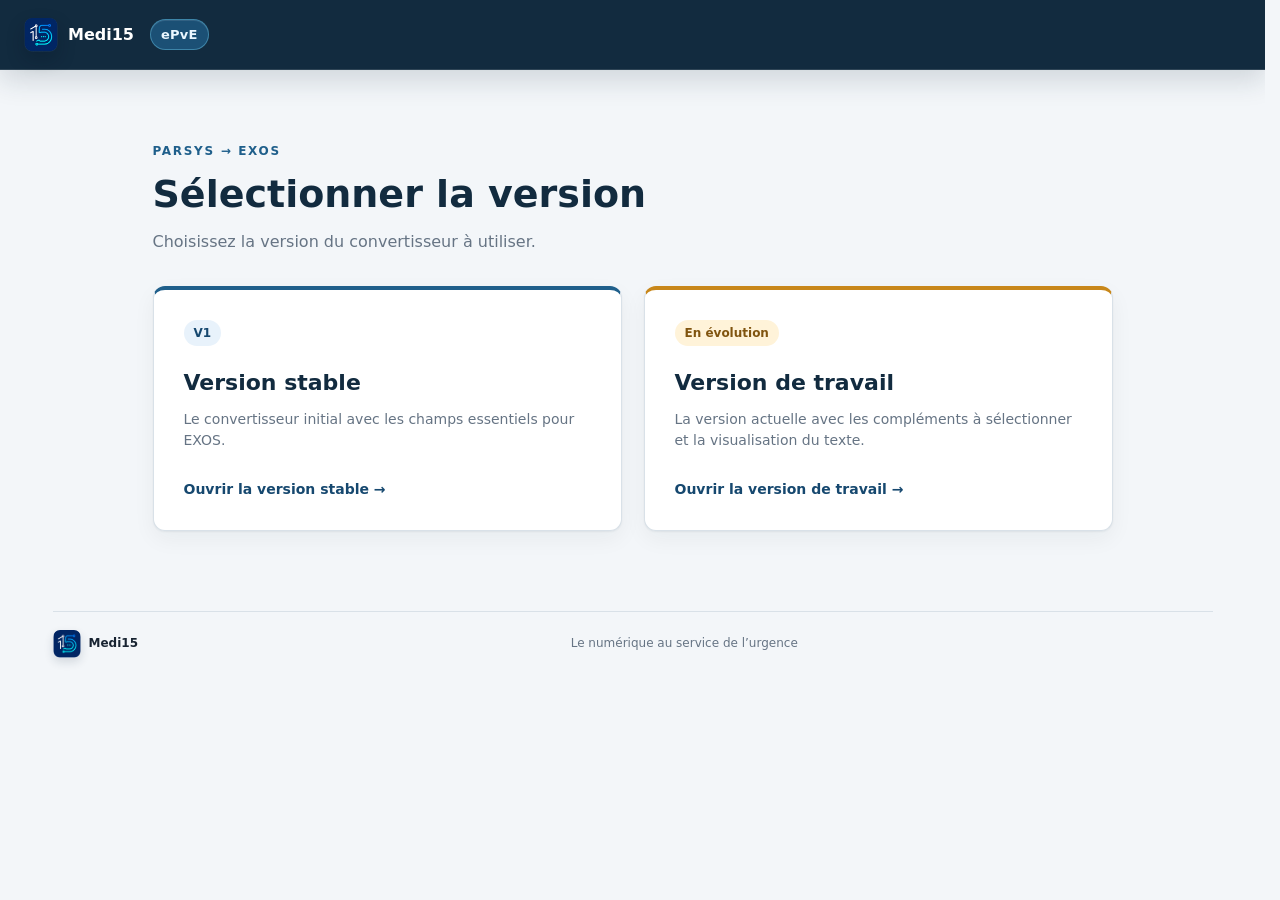
<file: index.html>
<!doctype html>
<html lang="fr">
<head>
  <meta charset="utf-8">
  <meta name="viewport" content="width=device-width, initial-scale=1">
  <title>ePvE · Sélectionner la version</title>
  <link rel="icon" href="./ui/medi15-logo.png">
  <link rel="stylesheet" href="./ui/medi15.css">
  <link rel="stylesheet" href="./static/versions.css?v=versions-20">
</head>
<body>
<header class="medi15-topbar"><div class="medi15-brand"><img class="medi15-brand-logo" src="./ui/medi15-logo.png" alt=""><span>Medi15</span></div><span class="medi15-app-name">ePvE</span></header>
<main>
  <p class="eyebrow">PARSYS → EXOS</p>
  <h1>Sélectionner la version</h1>
  <p class="intro">Choisissez la version du convertisseur à utiliser.</p>
  <div class="version-grid">
    <a class="version-card stable" href="./stable/">
      <span class="badge">V1</span>
      <h2>Version stable</h2>
      <p>Le convertisseur initial avec les champs essentiels pour EXOS.</p>
      <span class="open">Ouvrir la version stable →</span>
    </a>
    <a class="version-card work" href="./travail/">
      <span class="badge">En évolution</span>
      <h2>Version de travail</h2>
      <p>La version actuelle avec les compléments à sélectionner et la visualisation du texte.</p>
      <span class="open">Ouvrir la version de travail →</span>
    </a>
  </div>
</main>
<footer class="medi15-footer"><div class="medi15-footer-brand"><img class="medi15-footer-logo" src="./ui/medi15-logo.png" alt=""><span>Medi15</span></div><div class="medi15-footer-copy">Le numérique au service de l’urgence</div></footer>
</body>
</html>
</file>
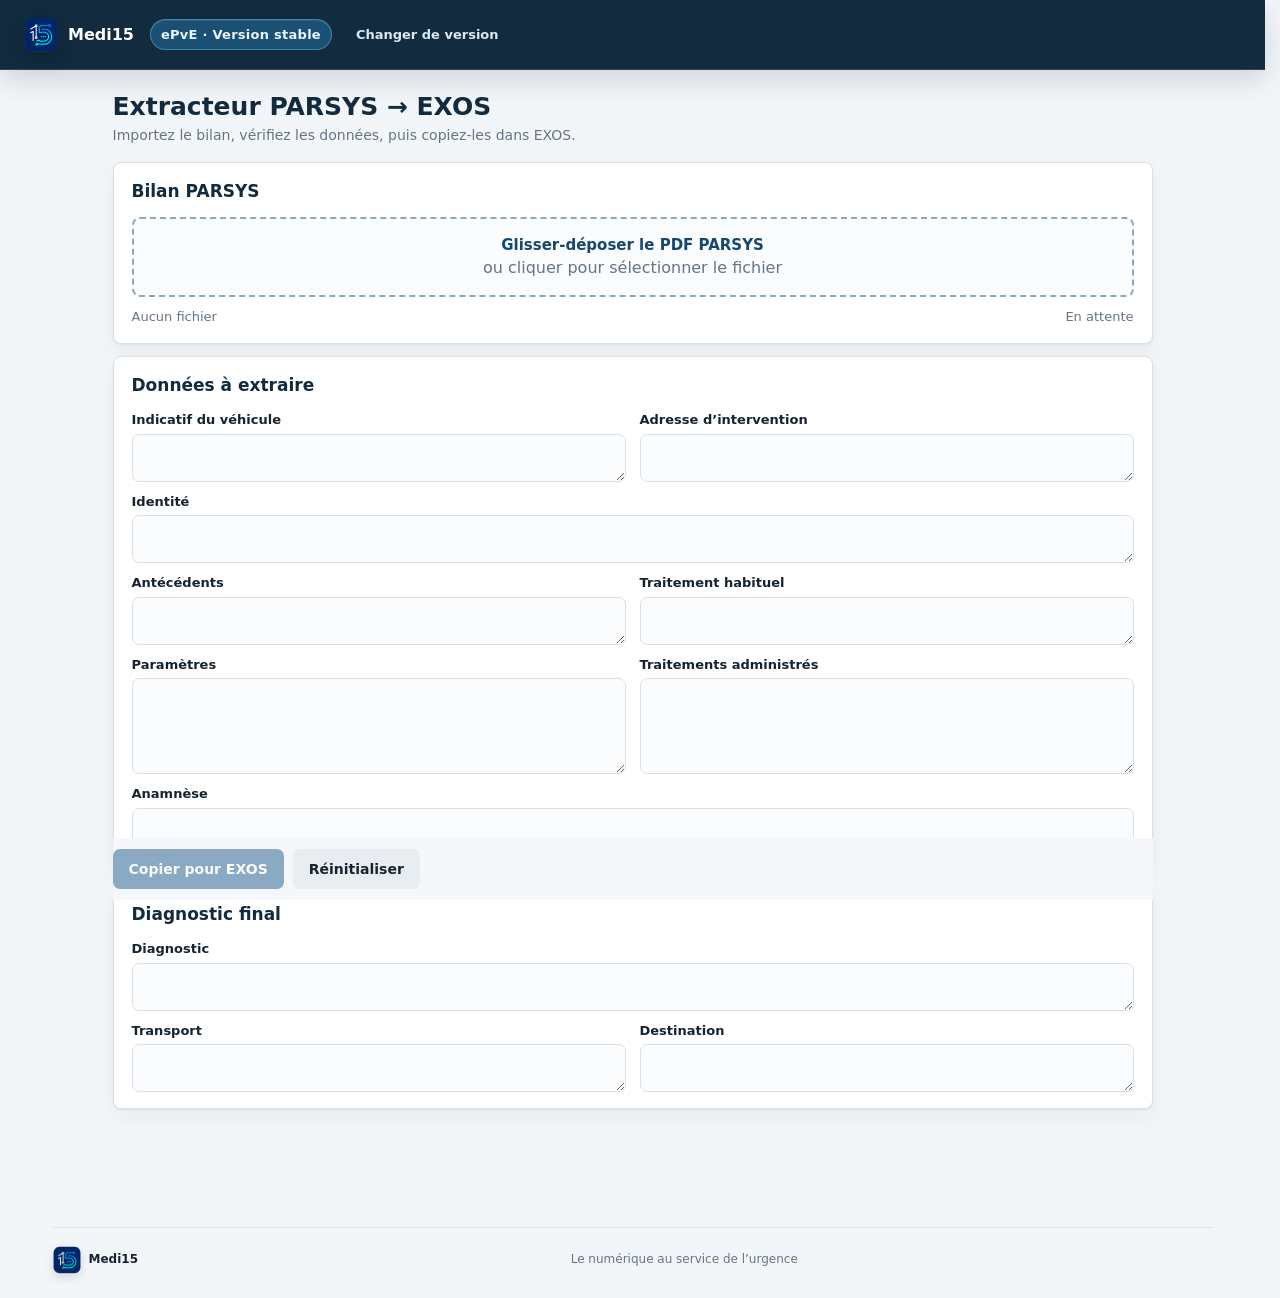
<file: stable/index.html>
<!doctype html>
<html lang="fr">
<head>
  <meta charset="utf-8">
  <meta name="viewport" content="width=device-width, initial-scale=1">
  <title>ePvE · Version stable</title>
  <link rel="icon" type="image/png" href="../ui/medi15-logo.png">
  <link rel="stylesheet" href="../ui/medi15.css">
  <link rel="stylesheet" href="./static/app.css?v=time-travel-9">
  <script src="./static/converter.js?v=siren-10" defer></script>
</head>
<body>
<header class="medi15-topbar"><div class="medi15-brand"><img class="medi15-brand-logo" src="../ui/medi15-logo.png" alt=""><span>Medi15</span></div><span class="medi15-app-name">ePvE · Version stable</span><nav class="medi15-nav"><a href="../">Changer de version</a></nav></header>
<main>
<header>
  <h1>Extracteur PARSYS → EXOS</h1>
  <p>Importez le bilan, vérifiez les données, puis copiez-les dans EXOS.</p>
</header>

<section class="card">
  <h2>Bilan PARSYS</h2>
  <div id="dropzone" class="dropzone" tabindex="0" role="button" aria-label="Sélectionner un PDF PARSYS">
    <strong>Glisser-déposer le PDF PARSYS</strong>
    ou cliquer pour sélectionner le fichier
    <input id="fileInput" type="file" accept="application/pdf,.pdf" hidden>
  </div>
  <div class="import-status"><span id="fileName">Aucun fichier</span><span id="status" role="status" aria-live="polite">En attente</span></div>
  <span id="pageCount" hidden></span>
  <div id="progressPanel" class="progress-panel is-idle">
    <div class="progress-meta"><span>Progression de l’analyse</span><strong id="progressPercent">0 %</strong></div>
    <div id="progressTrack" class="progress-track" role="progressbar" aria-label="Progression de l’analyse" aria-valuemin="0" aria-valuemax="100" aria-valuenow="0">
      <div id="progressBar" class="progress-fill"></div>
      <button type="button" id="progressHandle" class="progress-arrow" aria-label="Marqueur de progression">➜</button>
      <div id="timeTravel" class="time-travel" aria-hidden="true">
        <div class="time-travel-vehicle">
          <svg viewBox="0 0 120 50" focusable="false">
            <path class="time-car-body" d="M6 29h13l13-15h50l18 15h12v11H6z"/>
            <path class="time-car-window" d="M35 17h21v12H25zm25 0h19l15 12H60z"/>
            <path class="time-car-detail" d="M10 34h98M57 18v17"/>
            <circle class="time-car-wheel" cx="31" cy="40" r="7"/>
            <circle class="time-car-wheel" cx="88" cy="40" r="7"/>
            <circle class="time-car-hub" cx="31" cy="40" r="2"/>
            <circle class="time-car-hub" cx="88" cy="40" r="2"/>
            <path class="time-car-light" d="M107 29h6v5h-6"/>
          </svg>
        </div>
      </div>
    </div>
  </div>
</section>

<section id="alertBox" class="card alerts">
  <h2>Points à vérifier</h2>
  <div id="alertsList"></div>
</section>

<section class="card">
  <h2>Données à extraire</h2>
  <div class="grid">
    <div class="field"><label for="f-vehicle">Indicatif du véhicule</label><textarea rows="1" id="f-vehicle"></textarea></div>
    <div class="field"><label for="f-address">Adresse d’intervention</label><textarea rows="1" id="f-address"></textarea></div>
    <div class="field full"><label for="f-identity">Identité</label><textarea rows="1" id="f-identity"></textarea></div>
    <div class="field"><label for="f-history">Antécédents</label><textarea rows="1" id="f-history"></textarea></div>
    <div class="field"><label for="f-usual">Traitement habituel</label><textarea rows="1" id="f-usual"></textarea></div>
    <div class="field"><label for="f-params">Paramètres</label><textarea rows="1" id="f-params" class="tall"></textarea></div>
    <div class="field"><label for="f-admin">Traitements administrés</label><textarea rows="1" id="f-admin" class="tall"></textarea></div>
    <div class="field full"><label for="f-anamnesis">Anamnèse</label><textarea rows="1" id="f-anamnesis"></textarea></div>
  </div>
</section>
<section class="card">
  <h2>Diagnostic final</h2>
  <div class="grid">
    <div class="field full"><label for="f-diagnosis">Diagnostic</label><textarea rows="1" id="f-diagnosis"></textarea></div>
    <div class="field"><label for="f-transport">Transport</label><textarea rows="1" id="f-transport"></textarea></div>
    <div class="field"><label for="f-destination">Destination</label><textarea rows="1" id="f-destination"></textarea></div>
  </div>
</section>
<div class="actions action-bar">
  <button class="primary" id="copyBtn" disabled>Copier pour EXOS</button>
  <button class="ghost" id="resetBtn">Réinitialiser</button>
</div>
<textarea id="resultat" aria-label="Texte pour EXOS" tabindex="-1" style="position:fixed;left:-10000px;top:0;width:1px;height:1px;min-height:0"></textarea>
</main>
<footer class="medi15-footer"><div class="medi15-footer-brand"><img class="medi15-footer-logo" src="../ui/medi15-logo.png" alt=""><span>Medi15</span></div><div class="medi15-footer-copy">Le numérique au service de l’urgence</div></footer>
</body>
</html>
</file>
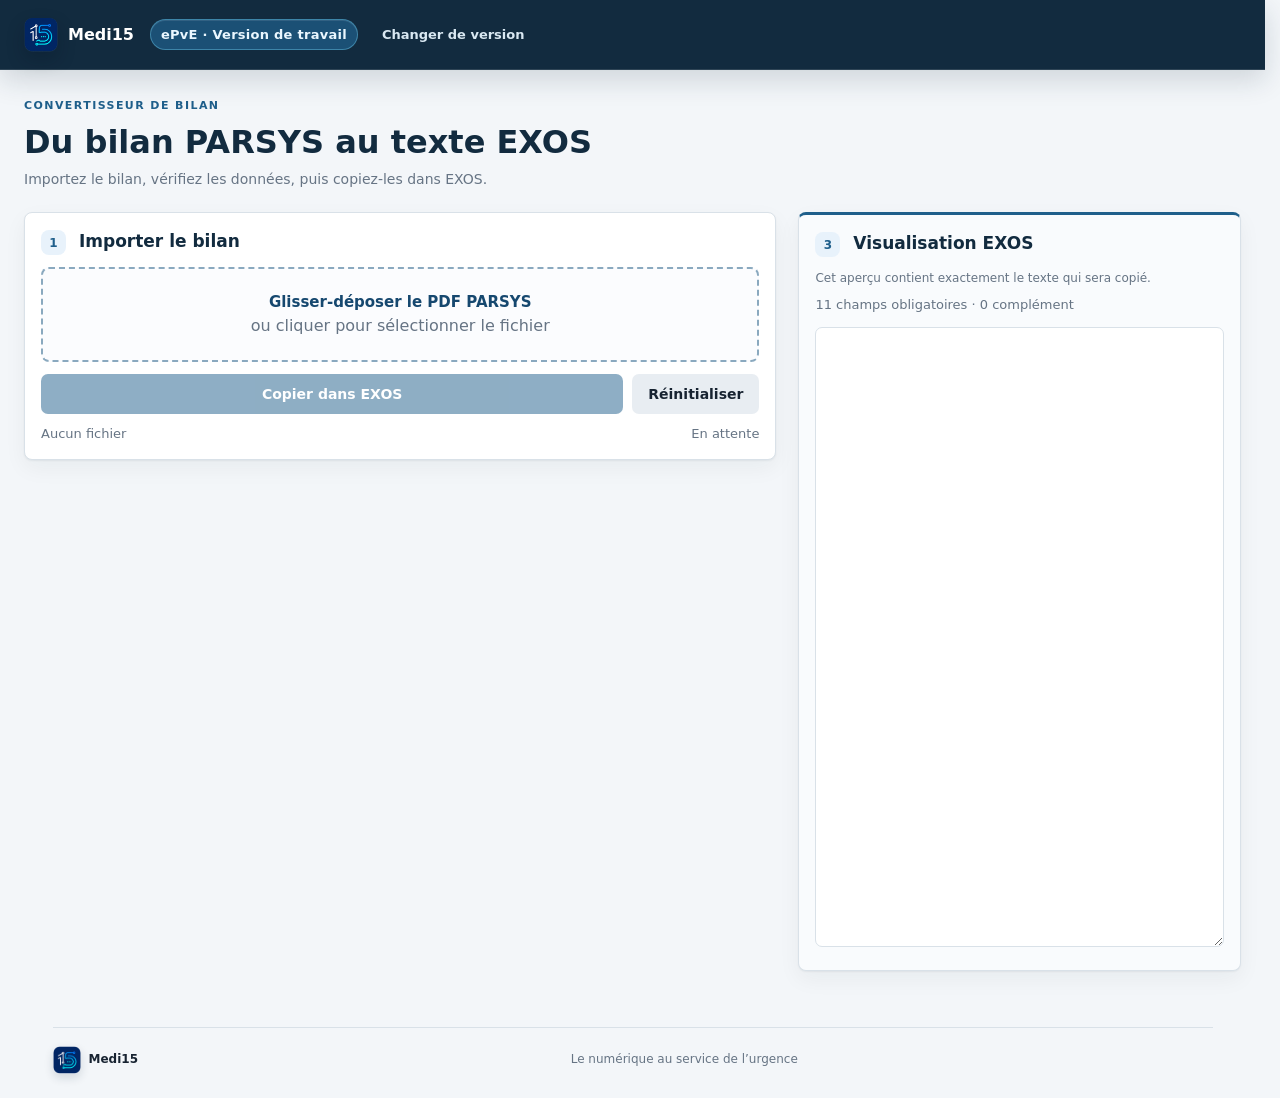
<file: travail/index.html>
<!doctype html>
<html lang="fr">
<head>
  <meta charset="utf-8">
  <meta name="viewport" content="width=device-width, initial-scale=1">
  <title>ePvE · Version de travail</title>
  <link rel="icon" type="image/png" href="../ui/medi15-logo.png">
  <link rel="stylesheet" href="../ui/medi15.css">
  <link rel="stylesheet" href="./static/app.css?v=full-19">
  <script src="./static/document-sections.js?v=full-19" defer></script>
  <script src="./static/converter.js?v=full-19" defer></script>
</head>
<body>
<header class="medi15-topbar"><div class="medi15-brand"><img class="medi15-brand-logo" src="../ui/medi15-logo.png" alt=""><span>Medi15</span></div><span class="medi15-app-name">ePvE · Version de travail</span><nav class="medi15-nav"><a href="../">Changer de version</a></nav></header>
<main>
<header>
  <div class="eyebrow">CONVERTISSEUR DE BILAN</div><h1>Du bilan PARSYS au texte EXOS</h1>
  <p>Importez le bilan, vérifiez les données, puis copiez-les dans EXOS.</p>
</header>

<div class="workspace"><div class="editor-column">
<section class="card">
  <h2><span class="step">1</span> Importer le bilan</h2>
  <div id="dropzone" class="dropzone" tabindex="0" role="button" aria-label="Sélectionner un PDF PARSYS">
    <strong>Glisser-déposer le PDF PARSYS</strong>
    ou cliquer pour sélectionner le fichier
    <input id="fileInput" type="file" accept="application/pdf,.pdf" hidden>
  </div>
  <div class="actions import-actions"><button class="primary" id="copyBtn" disabled>Copier dans EXOS</button><button class="ghost" id="resetBtn">Réinitialiser</button></div>
  <div class="import-status"><span id="fileName">Aucun fichier</span><span id="status" role="status" aria-live="polite">En attente</span></div>
  <span id="pageCount" hidden></span>
  <div id="progressPanel" class="progress-panel is-idle">
    <div class="progress-meta"><span>Progression de l’analyse</span><strong id="progressPercent">0 %</strong></div>
    <div id="progressTrack" class="progress-track" role="progressbar" aria-label="Progression de l’analyse" aria-valuemin="0" aria-valuemax="100" aria-valuenow="0">
      <div id="progressBar" class="progress-fill"></div>
      <button type="button" id="progressHandle" class="progress-arrow" aria-label="Marqueur de progression">➜</button>
      <div id="timeTravel" class="time-travel" aria-hidden="true">
        <div class="time-travel-vehicle">
          <svg viewBox="0 0 120 50" focusable="false">
            <path class="time-car-body" d="M6 29h13l13-15h50l18 15h12v11H6z"/>
            <path class="time-car-window" d="M35 17h21v12H25zm25 0h19l15 12H60z"/>
            <path class="time-car-detail" d="M10 34h98M57 18v17"/>
            <circle class="time-car-wheel" cx="31" cy="40" r="7"/>
            <circle class="time-car-wheel" cx="88" cy="40" r="7"/>
            <circle class="time-car-hub" cx="31" cy="40" r="2"/>
            <circle class="time-car-hub" cx="88" cy="40" r="2"/>
            <path class="time-car-light" d="M107 29h6v5h-6"/>
          </svg>
        </div>
      </div>
    </div>
  </div>
</section>

<section id="alertBox" class="card alerts">
  <h2>Points à vérifier</h2>
  <div id="alertsList"></div>
</section>

<section class="card" id="essentialSection" hidden><h2><span class="step">2</span> Champs obligatoires</h2><p class="selection-help">Les champs initiaux sont toujours inclus dans la copie, en lecture seule.</p><section class="mandatory-group"><h3>Identité</h3><div class="grid"><div class="field full"><label for="f-identity">Identité du patient</label><textarea rows="1" id="f-identity"></textarea></div></div></section><section class="mandatory-group"><h3>Intervention</h3><div class="grid"><div class="field"><label for="f-address">Adresse d’intervention</label><textarea rows="1" id="f-address"></textarea></div><div class="field"><label for="f-vehicle">Type de vecteur SMUR</label><textarea rows="1" id="f-vehicle"></textarea></div></div></section><section class="mandatory-group"><h3>Médical</h3><div class="grid"><div class="field"><label for="f-history">Antécédents</label><textarea rows="1" id="f-history"></textarea></div><div class="field"><label for="f-usual">Traitement habituel</label><textarea rows="1" id="f-usual"></textarea></div><div class="field full"><label for="f-anamnesis">Anamnèse</label><textarea rows="1" id="f-anamnesis"></textarea></div><div class="field"><label for="f-params">Paramètres</label><textarea rows="1" id="f-params"></textarea></div><div class="field"><label for="f-admin">Traitements administrés</label><textarea rows="1" id="f-admin"></textarea></div><div class="field full"><label for="f-diagnosis">Diagnostic</label><textarea rows="1" id="f-diagnosis"></textarea></div></div></section><section class="mandatory-group"><h3>Transport et orientation</h3><div class="grid"><div class="field"><label for="f-transport">Transport</label><textarea rows="1" id="f-transport"></textarea></div><div class="field"><label for="f-destination">Destination</label><textarea rows="1" id="f-destination"></textarea></div></div></section></section>
<section id="documentSection" class="card" hidden>
  <h2><span class="step">2</span> Éléments complémentaires</h2>
  <p class="selection-help">Cochez uniquement les informations à ajouter aux champs obligatoires. Le contenu s’affiche après sélection.</p>
  <div class="actions selection-actions"><button type="button" class="ghost" id="selectAll">Ajouter tous les compléments</button><button type="button" class="ghost" id="selectNone">Retirer les compléments</button></div>
  <div id="documentCategories"></div>
</section>
</div><aside class="preview-column"><section class="card preview-card"><h2><span class="step">3</span> Visualisation EXOS</h2><p class="selection-help">Cet aperçu contient exactement le texte qui sera copié.</p>
<p id="selectionCount" role="status"></p><textarea id="resultat" aria-label="Texte pour EXOS" readonly></textarea>
</section></aside></div>

</main>
<footer class="medi15-footer"><div class="medi15-footer-brand"><img class="medi15-footer-logo" src="../ui/medi15-logo.png" alt=""><span>Medi15</span></div><div class="medi15-footer-copy">Le numérique au service de l’urgence</div></footer>
</body>
</html>
</file>
<file: ui/medi15.css>
:root {
  color-scheme: light;
  --medi15-ink: #172331;
  --medi15-muted: #667484;
  --medi15-line: #d9e1e8;
  --medi15-surface: #ffffff;
  --medi15-surface-raised: #fbfcfe;
  --medi15-soft: #f5f7fa;
  --medi15-accent: #1f5f8b;
  --medi15-accent-strong: #16486f;
  --medi15-accent-soft: #e8f2fb;
  --medi15-nav: #122b3f;
  --medi15-danger: #b42318;
  --medi15-success: #16703f;
  --medi15-focus: #c8871a;
  --medi15-radius: 8px;
  --medi15-shadow-sm: 0 1px 2px rgba(23, 35, 49, .06), 0 8px 22px rgba(23, 35, 49, .05);
  --medi15-shadow-md: 0 18px 42px rgba(23, 35, 49, .12);
  --medi15-font: Inter, ui-sans-serif, system-ui, -apple-system, BlinkMacSystemFont, "Segoe UI", Arial, Helvetica, sans-serif;
}
html { scrollbar-gutter: stable; }
* { box-sizing: border-box; }
body { margin: 0; color: var(--medi15-ink); background: #f3f6f9; font-family: var(--medi15-font); line-height: 1.5; -webkit-font-smoothing: antialiased; }
a { color: var(--medi15-accent-strong); }
:focus-visible { outline: 3px solid rgba(200, 135, 26, .38); outline-offset: 3px; }

/* Bandeau canonique de tout l'écosystème Medi15. */
.medi15-topbar { position: sticky; top: 0; z-index: 100; display: flex; align-items: center; gap: 16px; width: 100%; min-height: 70px; padding: 0 24px; color: #fff; background: var(--medi15-nav); border-bottom: 1px solid rgba(255,255,255,.12); box-shadow: 0 10px 28px rgba(18,43,63,.16); font-family: var(--medi15-font); }
.medi15-brand { display: inline-flex; align-items: center; gap: 10px; flex: 0 0 auto; color: #fff; font-weight: 800; text-decoration: none; white-space: nowrap; }
.medi15-brand:hover { color: #fff; text-decoration: none; }
.medi15-brand-logo { display: block; width: 34px; height: 34px; flex: 0 0 auto; border-radius: var(--medi15-radius); object-fit: cover; box-shadow: 0 8px 18px rgba(4,18,32,.24); }
.medi15-app-name { flex: 0 0 auto; padding: 5px 10px; border: 1px solid rgba(111,206,238,.42); border-radius: 999px; background: rgba(31,95,139,.72); color: #eaf7ff; box-shadow: inset 0 1px 0 rgba(255,255,255,.1); font-size: 13px; font-weight: 800; letter-spacing: .02em; white-space: nowrap; }
.medi15-nav { display: flex; align-items: center; gap: 4px; flex: 1 1 auto; min-width: 0; }
.medi15-nav > a,.medi15-nav-menu > a { display: inline-flex; align-items: center; min-height: 34px; padding: 6px 8px; border-radius: 7px; color: #d9e8f2; font-size: 13px; font-weight: 700; text-decoration: none; white-space: nowrap; }
.medi15-nav > a:hover,.medi15-nav-menu > a:hover,.medi15-identity a:hover { color: #fff; background: rgba(255,255,255,.08); text-decoration: none; }
.medi15-nav-menu { position: relative; display: inline-flex; align-items: center; }
.medi15-nav-menu-trigger::after { content: ""; width: 0; height: 0; margin-left: 7px; border-top: 4px solid currentColor; border-right: 4px solid transparent; border-left: 4px solid transparent; opacity: .75; }
.medi15-nav-submenu { position: absolute; top: 100%; left: 0; z-index: 120; display: none; min-width: 190px; padding: 8px 6px 6px; border: 1px solid rgba(255,255,255,.14); border-radius: 8px; background: #173850; box-shadow: 0 16px 38px rgba(0,0,0,.22); }
.medi15-nav-submenu::before { content: ""; position: absolute; right: 0; bottom: 100%; left: 0; height: 8px; }
.medi15-nav-menu:hover .medi15-nav-submenu,.medi15-nav-menu:focus-within .medi15-nav-submenu { display: grid; }
.medi15-nav-submenu a { display: inline-flex; align-items: center; width: 100%; min-height: 28px; padding: 5px 8px; border-radius: 7px; color: #d9e8f2; font-size: 12px; font-weight: 700; text-decoration: none; }
.medi15-nav-submenu a:hover { color: #fff; background: rgba(255,255,255,.08); }
.medi15-identity { display: flex; align-items: center; flex: 0 1 auto; min-width: 0; margin-left: auto; padding-left: 12px; border-left: 1px solid rgba(255,255,255,.12); }
.medi15-identity-card { display: grid; gap: 7px; align-items: center; width: 216px; max-width: min(320px,34vw); padding: 6px 8px; border: 1px solid rgba(255,255,255,.1); border-radius: 8px; background: rgba(255,255,255,.045); line-height: 1.15; }
.medi15-identity-line { display: flex; align-items: center; gap: 7px; min-width: 0; white-space: nowrap; }
.medi15-identity-name { min-width: 0; overflow: hidden; color: #fff; font-size: 12px; font-weight: 800; text-overflow: ellipsis; }
.medi15-role { display: inline-flex; align-items: center; min-height: 0; padding: 2px 7px; border-radius: 999px; background: var(--medi15-accent-soft); color: var(--medi15-accent-strong); font-size: 10px; font-weight: 800; line-height: 1.2; white-space: nowrap; }
.medi15-identity-actions { display: grid; grid-template-columns: minmax(0,1fr) auto; align-items: center; gap: 12px; padding-top: 6px; border-top: 1px solid rgba(255,255,255,.1); }
.medi15-hub-link { display: inline-flex; align-items: center; justify-content: center; gap: 6px; min-height: 26px; padding: 4px 9px; border-radius: 7px; color: #d9e8f2; font-size: 11px; font-weight: 800; text-decoration: none; white-space: nowrap; }
.medi15-logout-link { display: inline-flex; align-items: center; justify-self: end; min-height: 20px; padding: 0; color: #ffcbc5; font-size: 11px; font-weight: 800; text-decoration: none; white-space: nowrap; }
@media (max-width:820px) { .medi15-topbar { position: static; flex-wrap: wrap; gap: 10px 16px; padding: 14px 18px; } .medi15-nav { order: 3; flex-basis: 100%; overflow-x: auto; } .medi15-identity { margin-left: auto; padding-left: 0; border-left: 0; } .medi15-identity-card { max-width:min(360px,calc(100vw - 220px)); } }
@media (max-width:620px) { .medi15-identity { order: 2; width: 100%; margin-left: 0; } .medi15-identity-card { width: 100%; max-width: none; } }

/* Pied de page canonique de l'écosystème Medi15. */
.medi15-footer { display: flex; align-items: center; justify-content: space-between; gap: 18px; width: min(100% - 48px,1160px); margin: 44px auto 0; padding: 18px 0 24px; border-top: 1px solid var(--medi15-line); color: var(--medi15-muted); font-family: var(--medi15-font); font-size: 12px; line-height: 1.45; }
.medi15-footer-brand { display: inline-flex; align-items: center; gap: 8px; color: var(--medi15-ink); font-weight: 850; white-space: nowrap; }
.medi15-footer-logo { display: block; width: 28px; height: 28px; border-radius: 7px; object-fit: cover; box-shadow: 0 4px 10px rgba(18,43,63,.14); }
.medi15-footer-copy { flex: 1 1 auto; text-align: center; }
.medi15-footer-links { display: flex; align-items: center; gap: 14px; white-space: nowrap; }
.medi15-footer a { color: var(--medi15-accent-strong); font-weight: 700; text-decoration: none; }
.medi15-footer a:hover { text-decoration: underline; }
@media (max-width:700px) { .medi15-footer { align-items: flex-start; flex-direction: column; width: min(100% - 36px,1160px); gap: 10px; } .medi15-footer-copy { text-align: left; } .medi15-footer-links { flex-wrap: wrap; } }
</file>
<file: static/versions.css>
main { width: min(100% - 40px, 960px); margin: 72px auto 80px; }
.eyebrow { margin: 0 0 12px; color: var(--medi15-accent); font-size: 12px; font-weight: 800; letter-spacing: .14em; }
h1 { margin: 0 0 12px; color: var(--medi15-nav); font-size: clamp(27px,4vw,38px); line-height: 1.2; }
.intro { margin: 0 0 32px; color: var(--medi15-muted); }
.version-grid { display: grid; grid-template-columns: repeat(2,minmax(0,1fr)); gap: 22px; }
.version-card { display: flex; flex-direction: column; align-items: start; padding: 30px; border: 1px solid var(--medi15-line); border-top: 4px solid var(--medi15-accent); border-radius: 12px; background: white; color: var(--medi15-ink); text-decoration: none; box-shadow: var(--medi15-shadow-sm); }
.version-card:hover { text-decoration: none; border-color: var(--medi15-accent); box-shadow: var(--medi15-shadow-md); }
.version-card.work { border-top-color: #c8871a; }
.badge { padding: 4px 10px; border-radius: 20px; background: var(--medi15-accent-soft); color: var(--medi15-accent-strong); font-size: 12px; font-weight: 700; }
.work .badge { background: #fff3d9; color: #80540f; }
h2 { margin: 20px 0 10px; color: var(--medi15-nav); font-size: 22px; }
.version-card p { margin: 0 0 28px; color: var(--medi15-muted); font-size: 14px; }
.open { margin-top: auto; color: var(--medi15-accent-strong); font-size: 14px; font-weight: 800; }
@media(max-width:650px) { main { margin-top: 38px; } .version-grid { grid-template-columns: 1fr; } .version-card { padding: 24px; } }
</file>
<file: stable/static/app.css>
main { width: min(100% - 32px, 1040px); margin: 22px auto 0; }
main > header { margin-bottom: 16px; }
main > header h1 { margin: 0 0 3px; color: var(--medi15-nav); font-size: 25px; line-height: 1.2; }
main > header p { margin: 0; color: var(--medi15-muted); font-size: 14px; }
.card { margin-bottom: 12px; padding: 16px 18px; border: 1px solid var(--medi15-line); border-radius: var(--medi15-radius); background: var(--medi15-surface); box-shadow: var(--medi15-shadow-sm); }
.card h2 { margin: 0 0 12px; color: var(--medi15-nav); font-size: 17px; }
.dropzone { padding: 15px; border: 2px dashed #8aa9bf; border-radius: var(--medi15-radius); background: var(--medi15-surface-raised); color: var(--medi15-muted); cursor: pointer; text-align: center; }
.dropzone strong { display: block; color: var(--medi15-accent-strong); font-size: 15px; }
.dropzone.dragover { border-color: var(--medi15-accent); background: var(--medi15-accent-soft); }
.dropzone[aria-disabled="true"] { cursor: wait; opacity: .65; }
.import-status { display: flex; justify-content: space-between; gap: 8px 16px; margin-top: 10px; color: var(--medi15-muted); font-size: 13px; }
#fileName { min-width: 0; overflow-wrap: anywhere; }
.status-ok { color: var(--medi15-success); }
.status-warn { color: #8a5a00; }

.progress-panel { margin-top: 10px; }
.progress-panel.is-idle { display: none; }
.progress-meta { display: flex; justify-content: space-between; gap: 12px; margin-bottom: 9px; color: var(--medi15-muted); font-size: 12px; font-weight: 700; }
.progress-meta strong { color: var(--medi15-accent-strong); font-size: 13px; font-variant-numeric: tabular-nums; }
.progress-track { --progress: 0%; position: relative; height: 10px; border-radius: 999px; background: var(--medi15-line); }
.progress-fill { width: var(--progress); height: 100%; border-radius: inherit; background: linear-gradient(90deg, var(--medi15-accent), #43a8c6); transition: width .35s ease; }
.progress-arrow { position: absolute; z-index: 2; top: 50%; left: clamp(13px, var(--progress), calc(100% - 13px)); display: grid; place-items: center; width: 25px; height: 25px; padding: 0; border: 2px solid #fff; border-radius: 50%; background: var(--medi15-accent-strong); color: #fff; box-shadow: 0 2px 8px rgba(18,43,63,.24); font: 14px/1 var(--medi15-font); transform: translate(-50%, -50%); transition: left .35s ease; }
.progress-panel.is-rewind .progress-arrow { cursor: grab; touch-action: none; }
.progress-panel.is-rewind .progress-arrow:active { cursor: grabbing; }
.progress-panel.is-rewind .progress-fill, .progress-panel.is-rewind .progress-arrow, .progress-panel.is-traveling .progress-fill, .progress-panel.is-traveling .progress-arrow { transition: none; }
.progress-panel.is-traveling .progress-arrow { opacity: 0; }
.time-travel { position: absolute; z-index: 3; right: 0; bottom: -9px; left: 0; height: 69px; overflow: hidden; opacity: 0; pointer-events: none; }
.time-travel.is-active { opacity: 1; }
.time-travel-vehicle { position: absolute; bottom: 13px; left: -128px; width: 120px; height: 50px; filter: drop-shadow(0 3px 5px rgba(9,26,46,.35)); }
.time-travel-vehicle::before, .time-travel-vehicle::after { position: absolute; right: 100%; content: ""; width: 90px; height: 3px; border-radius: 999px; background: linear-gradient(90deg, transparent, #ffb64a, #62e7ff); box-shadow: 0 0 9px #58dfff; }
.time-travel-vehicle::before { top: 28px; }
.time-travel-vehicle::after { top: 37px; }
.time-travel.is-active .time-travel-vehicle { animation: time-car-drive 2.4s cubic-bezier(.3,.05,.7,.95) forwards; }
.time-travel svg { position: relative; display: block; width: 100%; height: 100%; }
.time-car-body { fill: #173a63; stroke: #9be8fa; stroke-width: 2; stroke-linejoin: round; }
.time-car-window { fill: #82dbe9; stroke: #e6fcff; stroke-width: 1.4; }
.time-car-detail { fill: none; stroke: #c7d8e8; stroke-width: 1.6; }
.time-car-wheel { fill: #182332; stroke: #8aa5b5; stroke-width: 2; }
.time-car-hub { fill: #d9edf1; }
.time-car-light { fill: #ffcf7a; }
@keyframes time-car-drive { 0% { left: -128px; } 70% { filter: drop-shadow(0 0 8px #5ce6ff); } 100% { left: calc(100% + 10px); filter: drop-shadow(0 0 16px #8beeff); } }
.progress-track.is-resetting .progress-fill, .progress-track.is-resetting .progress-arrow { transition: none; }
@media (prefers-reduced-motion: reduce) { .progress-fill, .progress-arrow { transition: none; } .time-travel.is-active .time-travel-vehicle { animation-duration: .8s; } }

.alerts { display: none; }
.alerts.visible { display: block; }
.alert { margin-top: 7px; padding: 8px 10px; border: 1px solid #efd383; border-radius: 7px; background: #fff5d6; color: #8a5a00; }
.alert.error { border-color: #efb4b4; background: #fde8e8; color: var(--medi15-danger); }
.grid { display: grid; grid-template-columns: repeat(2, minmax(0, 1fr)); gap: 10px 14px; }
.field { min-width: 0; }
.field.full { grid-column: 1 / -1; }
.field label { display: block; margin-bottom: 4px; color: var(--medi15-ink); font-size: 13px; font-weight: 700; }
.field textarea { display: block; width: 100%; height: 48px; min-height: 48px; padding: 8px 10px; border: 1px solid var(--medi15-line); border-radius: 7px; background: var(--medi15-surface-raised); color: var(--medi15-ink); font: 14px/1.4 var(--medi15-font); overflow-x: hidden; overflow-y: auto; scrollbar-width: none; resize: vertical; }
.field textarea::-webkit-scrollbar { display: none; }
.field textarea.tall { height: 96px; min-height: 72px; }
.field textarea:focus { border-color: var(--medi15-accent); background: #fff; }
.actions { display: flex; gap: 9px; }
.action-bar { position: sticky; z-index: 5; bottom: 0; margin: 0; padding: 11px 0; background: rgba(245,247,250,.97); }
.actions button { min-height: 40px; padding: 9px 16px; border: 0; border-radius: 7px; font: 700 14px var(--medi15-font); cursor: pointer; }
.actions button:disabled { cursor: not-allowed; opacity: .5; }
.actions .primary { background: var(--medi15-accent); color: #fff; }
.actions .ghost { background: #e8edf2; color: var(--medi15-ink); }
@media (max-width: 700px) { main { width: min(100% - 24px, 1040px); margin-top: 16px; } .card { padding: 14px; } .grid { grid-template-columns: 1fr; } .field.full { grid-column: auto; } .import-status { flex-wrap: wrap; } }
</file>
<file: travail/static/app.css>
main { width: min(100% - 32px, 1040px); margin: 22px auto 0; }
main > header { margin-bottom: 16px; }
main > header h1 { margin: 0 0 3px; color: var(--medi15-nav); font-size: 25px; line-height: 1.2; }
main > header p { margin: 0; color: var(--medi15-muted); font-size: 14px; }
.card { margin-bottom: 12px; padding: 16px 18px; border: 1px solid var(--medi15-line); border-radius: var(--medi15-radius); background: var(--medi15-surface); box-shadow: var(--medi15-shadow-sm); }
.card h2 { margin: 0 0 12px; color: var(--medi15-nav); font-size: 17px; }
.dropzone { padding: 15px; border: 2px dashed #8aa9bf; border-radius: var(--medi15-radius); background: var(--medi15-surface-raised); color: var(--medi15-muted); cursor: pointer; text-align: center; }
.dropzone strong { display: block; color: var(--medi15-accent-strong); font-size: 15px; }
.dropzone.dragover { border-color: var(--medi15-accent); background: var(--medi15-accent-soft); }
.dropzone[aria-disabled="true"] { cursor: wait; opacity: .65; }
.import-status { display: flex; justify-content: space-between; gap: 8px 16px; margin-top: 10px; color: var(--medi15-muted); font-size: 13px; }
#fileName { min-width: 0; overflow-wrap: anywhere; }
.status-ok { color: var(--medi15-success); }
.status-warn { color: #8a5a00; }

.progress-panel { margin-top: 10px; }
.progress-panel.is-idle { display: none; }
.progress-meta { display: flex; justify-content: space-between; gap: 12px; margin-bottom: 9px; color: var(--medi15-muted); font-size: 12px; font-weight: 700; }
.progress-meta strong { color: var(--medi15-accent-strong); font-size: 13px; font-variant-numeric: tabular-nums; }
.progress-track { --progress: 0%; position: relative; height: 10px; border-radius: 999px; background: var(--medi15-line); }
.progress-fill { width: var(--progress); height: 100%; border-radius: inherit; background: linear-gradient(90deg, var(--medi15-accent), #43a8c6); transition: width .35s ease; }
.progress-arrow { position: absolute; z-index: 2; top: 50%; left: clamp(13px, var(--progress), calc(100% - 13px)); display: grid; place-items: center; width: 25px; height: 25px; padding: 0; border: 2px solid #fff; border-radius: 50%; background: var(--medi15-accent-strong); color: #fff; box-shadow: 0 2px 8px rgba(18,43,63,.24); font: 14px/1 var(--medi15-font); transform: translate(-50%, -50%); transition: left .35s ease; }
.progress-panel.is-rewind .progress-arrow { cursor: grab; touch-action: none; }
.progress-panel.is-rewind .progress-arrow:active { cursor: grabbing; }
.progress-panel.is-rewind .progress-fill, .progress-panel.is-rewind .progress-arrow, .progress-panel.is-traveling .progress-fill, .progress-panel.is-traveling .progress-arrow { transition: none; }
.progress-panel.is-traveling .progress-arrow { opacity: 0; }
.time-travel { position: absolute; z-index: 3; right: 0; bottom: -9px; left: 0; height: 69px; overflow: hidden; opacity: 0; pointer-events: none; }
.time-travel.is-active { opacity: 1; }
.time-travel-vehicle { position: absolute; bottom: 13px; left: -128px; width: 120px; height: 50px; filter: drop-shadow(0 3px 5px rgba(9,26,46,.35)); }
.time-travel-vehicle::before, .time-travel-vehicle::after { position: absolute; right: 100%; content: ""; width: 90px; height: 3px; border-radius: 999px; background: linear-gradient(90deg, transparent, #ffb64a, #62e7ff); box-shadow: 0 0 9px #58dfff; }
.time-travel-vehicle::before { top: 28px; }
.time-travel-vehicle::after { top: 37px; }
.time-travel.is-active .time-travel-vehicle { animation: time-car-drive 2.4s cubic-bezier(.3,.05,.7,.95) forwards; }
.time-travel svg { position: relative; display: block; width: 100%; height: 100%; }
.time-car-body { fill: #173a63; stroke: #9be8fa; stroke-width: 2; stroke-linejoin: round; }
.time-car-window { fill: #82dbe9; stroke: #e6fcff; stroke-width: 1.4; }
.time-car-detail { fill: none; stroke: #c7d8e8; stroke-width: 1.6; }
.time-car-wheel { fill: #182332; stroke: #8aa5b5; stroke-width: 2; }
.time-car-hub { fill: #d9edf1; }
.time-car-light { fill: #ffcf7a; }
@keyframes time-car-drive { 0% { left: -128px; } 70% { filter: drop-shadow(0 0 8px #5ce6ff); } 100% { left: calc(100% + 10px); filter: drop-shadow(0 0 16px #8beeff); } }
.progress-track.is-resetting .progress-fill, .progress-track.is-resetting .progress-arrow { transition: none; }
@media (prefers-reduced-motion: reduce) { .progress-fill, .progress-arrow { transition: none; } .time-travel.is-active .time-travel-vehicle { animation-duration: .8s; } }

.alerts { display: none; }
.alerts.visible { display: block; }
.alert { margin-top: 7px; padding: 8px 10px; border: 1px solid #efd383; border-radius: 7px; background: #fff5d6; color: #8a5a00; }
.alert.error { border-color: #efb4b4; background: #fde8e8; color: var(--medi15-danger); }
.grid { display: grid; grid-template-columns: repeat(2, minmax(0, 1fr)); gap: 10px 14px; }
.field { min-width: 0; }
.field.full { grid-column: 1 / -1; }
.field label { display: block; margin-bottom: 4px; color: var(--medi15-ink); font-size: 13px; font-weight: 700; }
.field textarea { display: block; width: 100%; height: 48px; min-height: 48px; padding: 8px 10px; border: 1px solid var(--medi15-line); border-radius: 7px; background: var(--medi15-surface-raised); color: var(--medi15-ink); font: 14px/1.4 var(--medi15-font); overflow-x: hidden; overflow-y: auto; scrollbar-width: none; resize: vertical; }
.field textarea::-webkit-scrollbar { display: none; }
.field textarea.tall { height: 96px; min-height: 72px; }
.field textarea:focus { border-color: var(--medi15-accent); background: #fff; }
.actions { display: flex; gap: 9px; }
.action-bar { position: sticky; z-index: 5; bottom: 0; margin: 0; padding: 11px 0; background: rgba(245,247,250,.97); }
.actions button { min-height: 40px; padding: 9px 16px; border: 0; border-radius: 7px; font: 700 14px var(--medi15-font); cursor: pointer; }
.actions button:disabled { cursor: not-allowed; opacity: .5; }
.actions .primary { background: var(--medi15-accent); color: #fff; }
.actions .ghost { background: #e8edf2; color: var(--medi15-ink); }
@media (max-width: 700px) { main { width: min(100% - 24px, 1040px); margin-top: 16px; } .card { padding: 14px; } .grid { grid-template-columns: 1fr; } .field.full { grid-column: auto; } .import-status { flex-wrap: wrap; } }

[hidden] { display: none !important; }
.field label input[type="checkbox"] { width: 17px; height: 17px; margin: 0 7px 0 0; vertical-align: middle; accent-color: var(--medi15-accent); }
.selection-help { margin: 0 0 12px; color: var(--medi15-muted); font-size: 13px; }
.selection-actions { flex-wrap: wrap; align-items: center; margin-bottom: 16px; }
#selectionCount { color: var(--medi15-muted); font-size: 13px; }
summary { cursor: pointer; color: var(--medi15-accent-strong); font-weight: 700; }
details[open] > summary { margin-bottom: 14px; }
#resultat { width: 100%; min-height: 180px; padding: 10px; border: 1px solid var(--medi15-line); border-radius: 7px; font: 14px/1.5 var(--medi15-font); resize: vertical; scrollbar-width: none; }
#resultat::-webkit-scrollbar { display: none; }

main { width: min(100% - 48px, 1440px); margin-top: 28px; }
main > header { margin-bottom: 22px; }
.eyebrow { color: var(--medi15-accent); font-size: 11px; font-weight: 800; letter-spacing: .13em; margin-bottom: 8px; }
main > header h1 { font-size: clamp(24px, 3vw, 32px); margin-bottom: 8px; }
.workspace { display: grid; grid-template-columns: minmax(0, 1.7fr) minmax(320px, 1fr); gap: 22px; align-items: start; }
.editor-column, .preview-column { min-width: 0; }
.preview-column { position: sticky; top: 90px; }
.card { padding: 20px; margin-bottom: 18px; }
.step { display: inline-grid; place-items: center; width: 25px; height: 25px; margin-right: 7px; border-radius: 8px; background: var(--medi15-accent-soft); color: var(--medi15-accent); font-size: 12px; }
.dropzone { padding: 22px 16px; }
.field { padding: 12px; background: var(--medi15-surface-raised); border: 1px solid var(--medi15-line); border-radius: 9px; }
.field label { display: flex; align-items: center; gap: 2px; min-height: 22px; margin-bottom: 8px; cursor: pointer; }
.field textarea, .field textarea.tall { height: auto; min-height: 52px; overflow: hidden; resize: none; background: white; font-size: 13px; }
.field.is-excluded { background: #f5f7fa; border-style: dashed; }
.field.is-excluded label { color: var(--medi15-muted); }
.source-note { font-size: 11px; color: #8a5a00; margin: 6px 0 0; }
#documentCategories > details { border-top: 1px solid var(--medi15-line); padding-top: 14px; margin-top: 14px; }
#documentCategories > details > summary { margin-bottom: 12px; font-size: 14px; }
.document-category { margin-bottom: 10px; }
.preview-card { background: #f9fbfd; border-top: 3px solid var(--medi15-accent); }
#resultat { min-height: 260px; height: calc(100vh - 330px); max-height: 700px; background: white; font-size: 13px; line-height: 1.65; resize: vertical; }
.action-bar { position: static; flex-wrap: wrap; padding: 14px 0 0; background: transparent; }
.action-bar .primary { flex: 1; }
.selection-actions button { min-height: 34px; padding: 7px 10px; font-size: 12px; }
@media (max-width: 1050px) { .workspace { grid-template-columns: minmax(0, 1fr) 320px; gap: 16px; } .grid { grid-template-columns: 1fr; } .field.full { grid-column: auto; } }
@media (max-width: 800px) { main { width: calc(100% - 24px); margin-top: 20px; } .workspace { grid-template-columns: 1fr; } .preview-column { position: static; } .card { padding: 16px; } #resultat { height: 260px; } }
.mandatory-group { margin-top: 20px; }
.mandatory-group h3, #documentCategories h3 { margin: 0 0 10px; padding-bottom: 8px; border-bottom: 1px solid var(--medi15-line); color: var(--medi15-accent-strong); font-size: 15px; }
#documentCategories > section { margin-top: 20px; }
.document-category { padding: 10px 12px; }
.document-category label { margin-bottom: 3px; }
.document-category textarea { margin-top: 8px; }
.field-source { display: block; margin-top: 4px; font-size: 11px; color: var(--medi15-muted); }
#selectionCount { margin: 0 0 12px; }
#documentCategories > section { display: grid; grid-template-columns: repeat(2,minmax(0,1fr)); gap: 9px; }
#documentCategories > section > h3 { grid-column: 1 / -1; }
#documentCategories .document-category { grid-column: 1 / -1; margin: 0; }
#documentCategories .document-category.is-excluded { grid-column: auto; }
@media (max-width: 1050px) { #documentCategories > section { grid-template-columns: 1fr; } }

/* Compact, read-only extracted values. Checkboxes remain interactive. */
.card { padding: 16px; margin-bottom: 12px; }
.mandatory-group { margin-top: 14px; }
.mandatory-group h3, #documentCategories h3 { margin-bottom: 8px; padding-bottom: 6px; }
.grid { gap: 8px 10px; }
.field { padding: 8px 10px; }
.field label { margin-bottom: 3px; font-size: 12px; min-height: 18px; }
.field textarea[readonly], .field textarea.tall[readonly] { min-height: 28px; padding: 3px 0; border: 0; border-radius: 0; background: transparent; font-size: 13px; line-height: 1.4; }
.field textarea[readonly]:focus { background: transparent; }
#documentCategories > section { margin-top: 14px; gap: 6px 10px; }
#documentCategories .document-category { grid-column: auto; padding: 7px 9px; }
#documentCategories .document-category label { margin-bottom: 0; }
.document-category textarea { margin-top: 4px; }
.selection-actions { margin-bottom: 10px; }
.selection-help { margin-bottom: 8px; font-size: 12px; }
.grid, #documentCategories > section { align-items: start; }
.field textarea[readonly], .field textarea.tall[readonly] { min-height: 0; padding: 0; }
#documentCategories .document-category { padding: 6px 8px; }
#documentCategories .document-category label { font-size: 11px; line-height: 1.3; }
#documentCategories .document-category textarea[readonly] { margin-top: 3px; font-size: 12px; line-height: 1.35; }
.field { display: flex; align-items: flex-start; gap: 8px; }
.field label { flex: 0 0 36%; min-width: 0; margin: 0; padding-top: 1px; }
.field label::after { content: ' :'; }
.field textarea[readonly] { flex: 1; min-width: 0; width: 0; }
#documentCategories .document-category label { flex-basis: 45%; }
#documentCategories .document-category textarea[readonly] { margin-top: 0; }
#documentCategories .document-category.is-excluded label { flex-basis: 100%; }
#documentCategories .document-category.is-excluded label::after { content: ''; }
.field .source-note { flex-basis: 100%; }


/* Complete values, with no fixed-height clipping or extra reading action. */
#documentCategories .document-category {
  display: grid;
  grid-template-columns: minmax(0, 42fr) minmax(0, 58fr);
  align-items: start;
  gap: 8px;
  height: auto; min-height: 36px; max-height: none;
  padding: 8px;
}
#documentCategories .document-category label {
  display: block; min-width: 0; max-height: none; margin: 0;
  padding: 0; overflow: visible; overflow-wrap: anywhere; line-height: 17px;
}
#documentCategories .document-category.is-excluded label { grid-column: 1 / -1; }
#documentCategories .document-category textarea[readonly] {
  width: 100%; min-width: 0; min-height: 0; max-height: none;
  margin: 0; padding: 0; line-height: 17px; overflow: hidden;
}
.import-actions { margin-top: 12px; flex-wrap: wrap; }
.import-actions .primary { flex: 1; }
.preview-column { top: 90px; }
#resultat { height: calc(100vh - 280px); min-height: 360px; }
@media (max-width: 800px) { #resultat { height: 420px; } }
</file>
